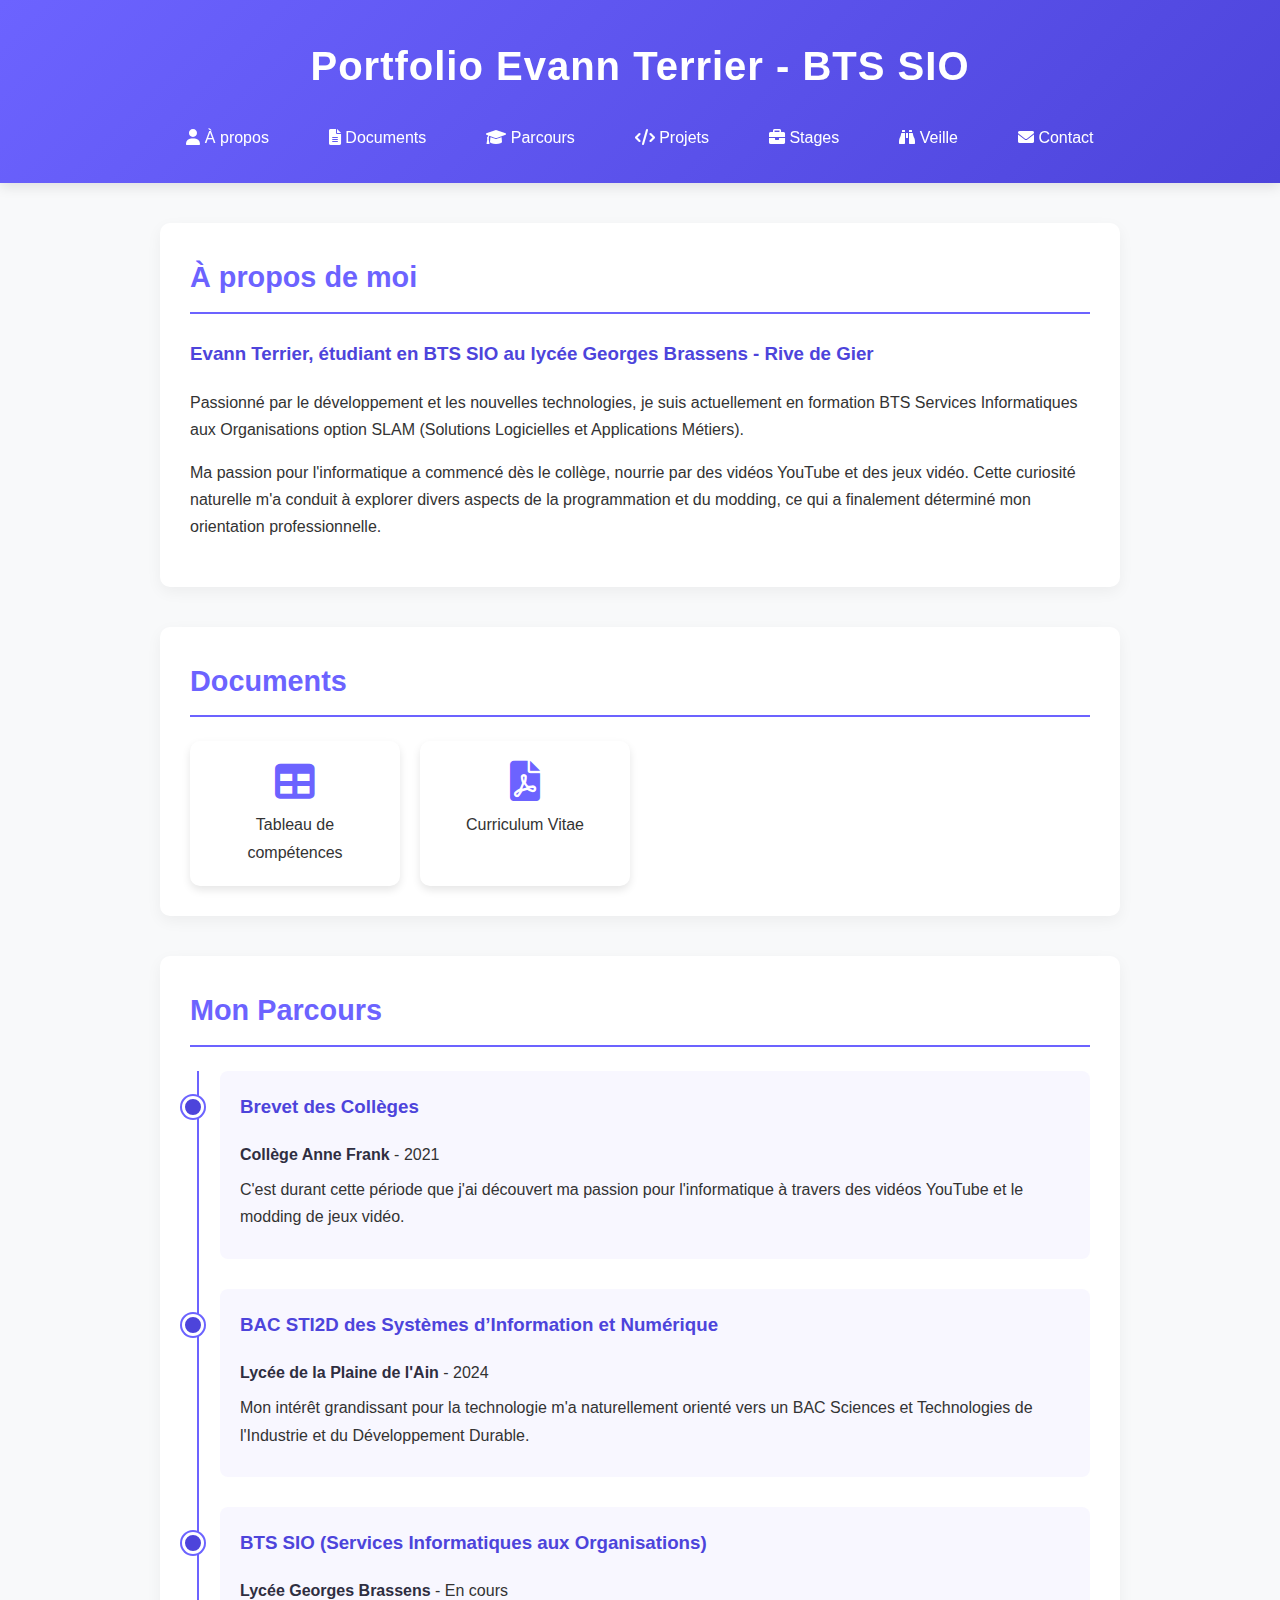
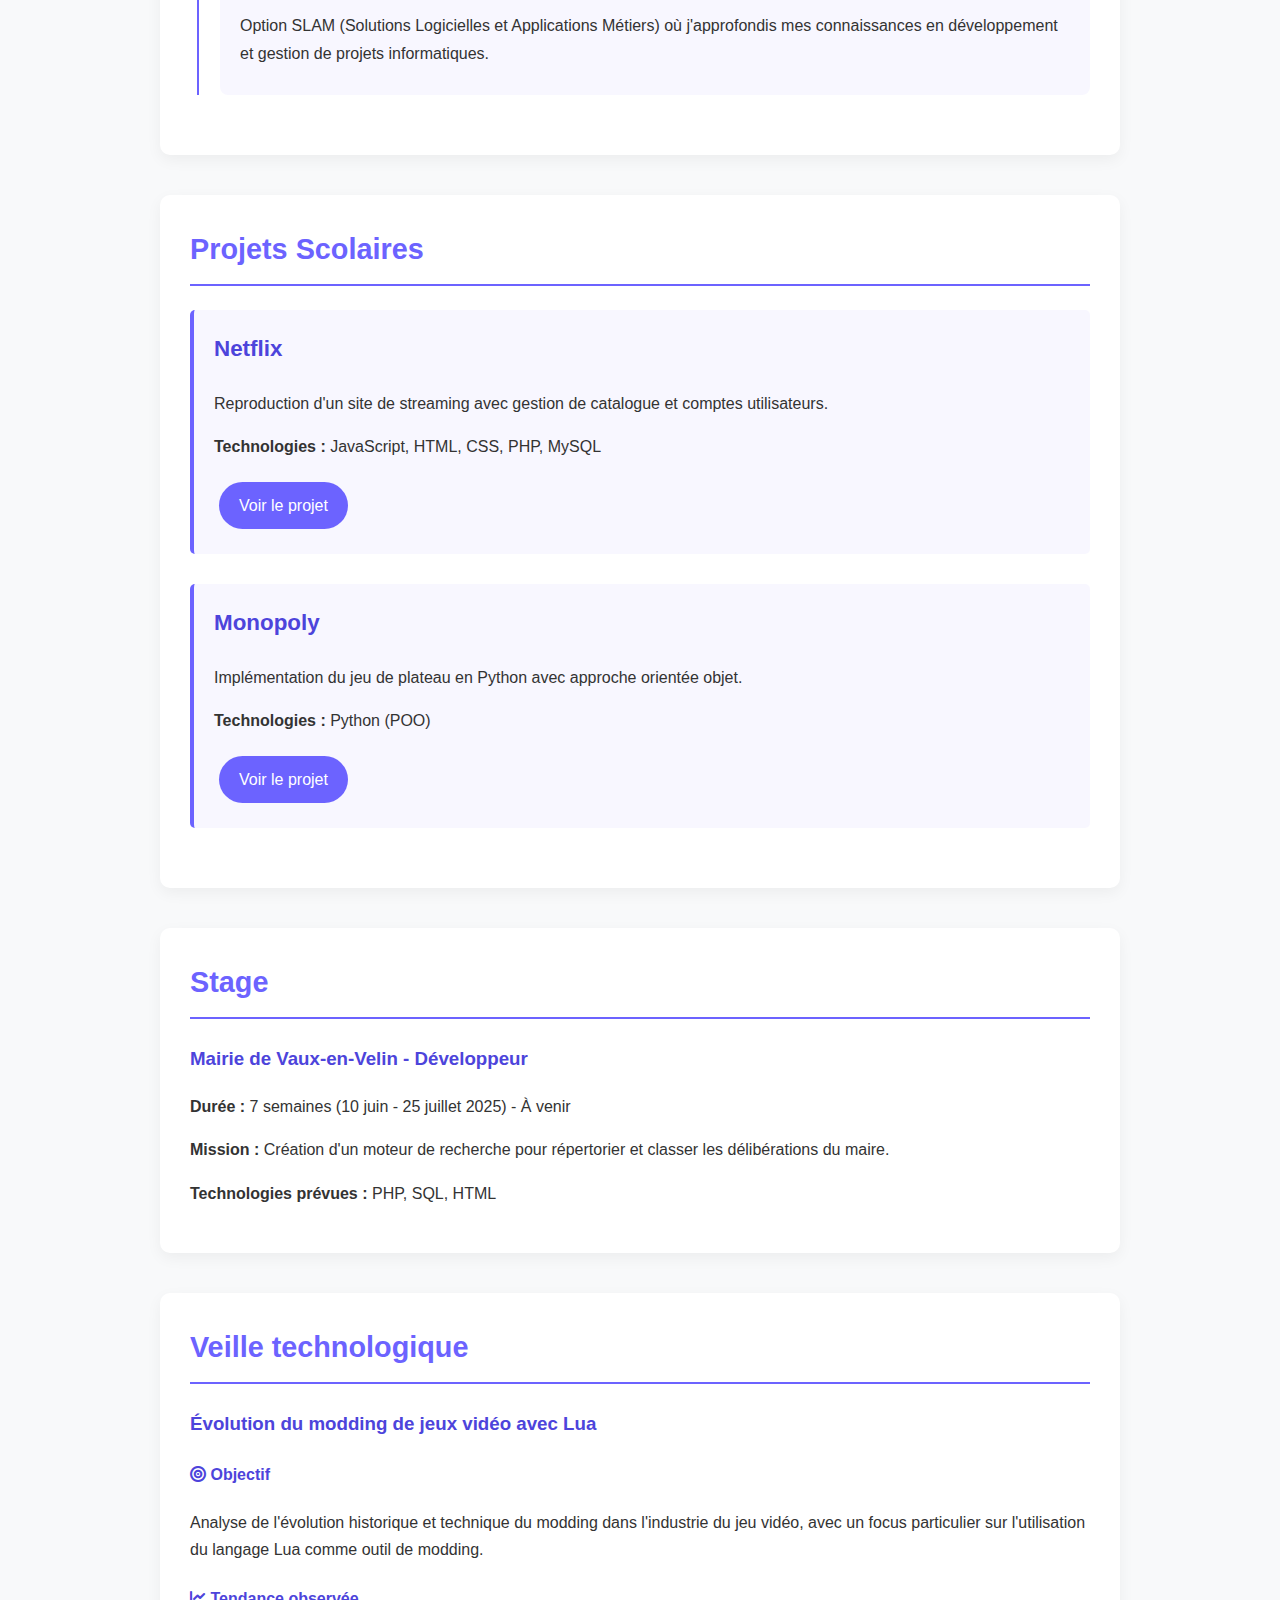
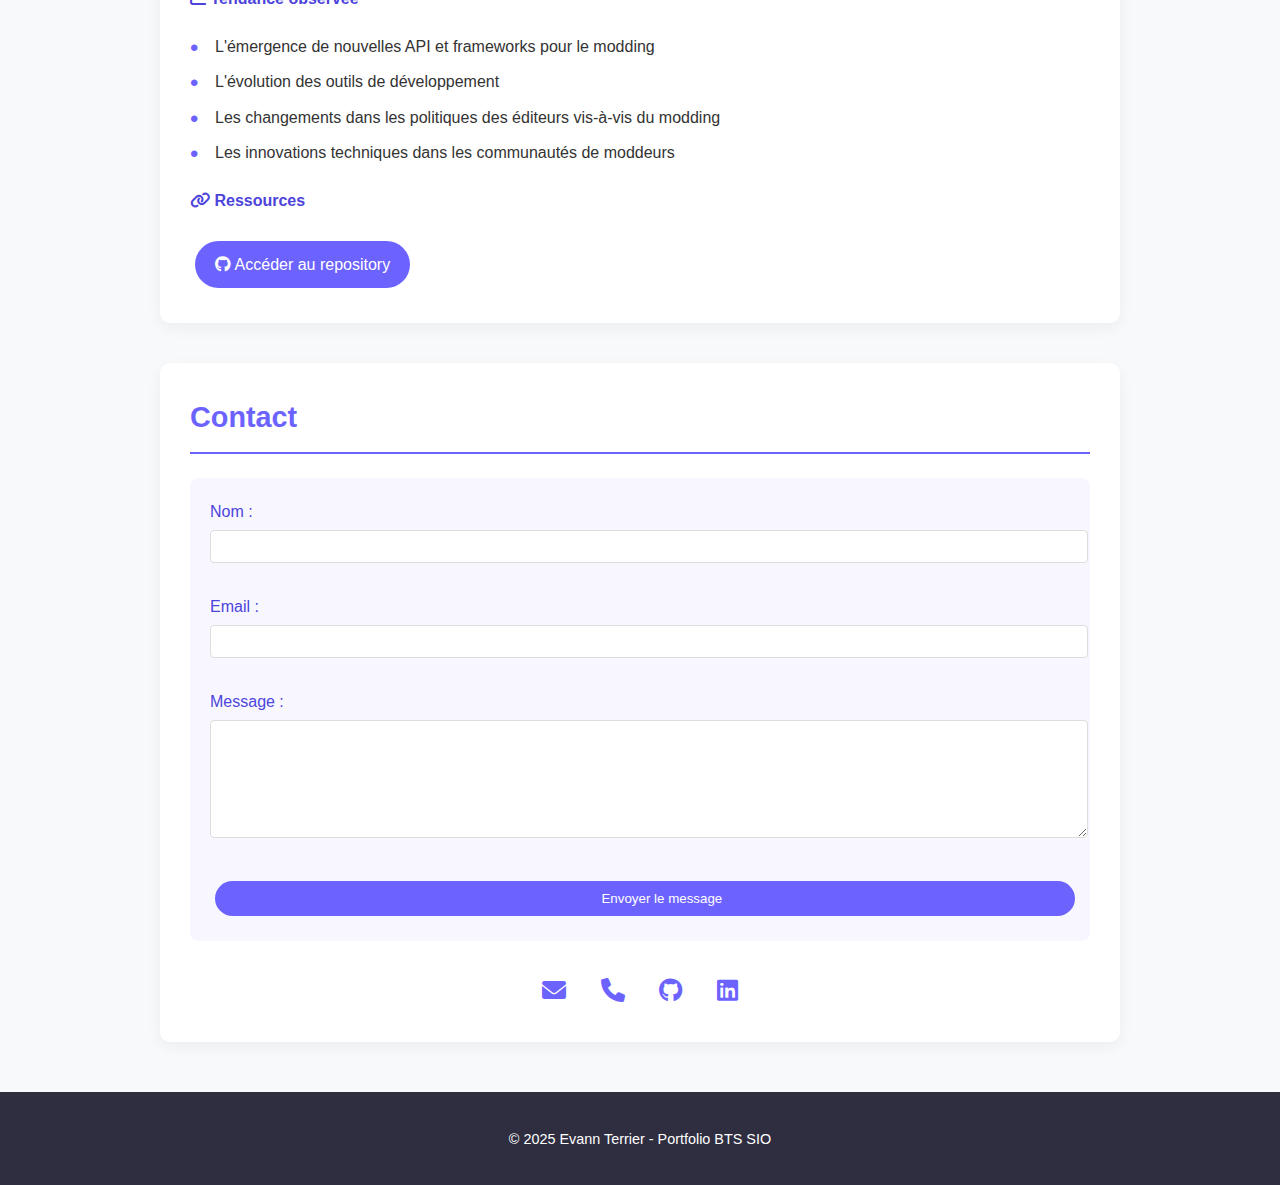
<file: index.html>
<!DOCTYPE html>
<html lang="fr">
<head>
    <meta charset="UTF-8">
    <meta name="viewport" content="width=device-width, initial-scale=1.0">
    <title>Portfolio BTS SIO - Evann</title>
</head>
<body>
    <header>
        <h1>Portfolio Evann Terrier - BTS SIO</h1>
        <nav>
            <ul>
                <li><a href="#about"><i class="fas fa-user"></i> À propos</a></li>
                <li><a href="#documents"><i class="fas fa-file-alt"></i> Documents</a></li>
                <li><a href="#path"><i class="fas fa-graduation-cap"></i> Parcours</a></li>
                <li><a href="#projects"><i class="fas fa-code"></i> Projets</a></li>
                <li><a href="#internship"><i class="fas fa-briefcase"></i> Stages</a></li>
                <li><a href="#techwatch"><i class="fas fa-binoculars"></i> Veille</a></li>
                <li><a href="#contact"><i class="fas fa-envelope"></i> Contact</a></li>
            </ul>
        </nav>
    </header>
    <main>
        <section id="about">
            <h2>À propos de moi</h2>
            <div class="about-content">
                <div class="about-text">
                    <h3>Evann Terrier, étudiant en BTS SIO au lycée Georges Brassens - Rive de Gier</h3>
                    <p>Passionné par le développement et les nouvelles technologies, je suis actuellement en formation BTS Services Informatiques aux Organisations option SLAM (Solutions Logicielles et Applications Métiers).</p>
                    <p>Ma passion pour l'informatique a commencé dès le collège, nourrie par des vidéos YouTube et des jeux vidéo. Cette curiosité naturelle m'a conduit à explorer divers aspects de la programmation et du modding, ce qui a finalement déterminé mon orientation professionnelle.</p>

                </div>
            </div>
        </section>

        <section id="documents">
            <h2>Documents</h2>
            <div class="documents-grid">
                <a href="Tableau de synthèse - Épreuve E4.xlsx" class="document-card" download>
                    <i class="fas fa-table"></i>
                    <p>Tableau de compétences</p>
                </a>
                <a href="Curiculum Vitae Evann TERRIER.pdf" class="document-card" download>
                    <i class="fas fa-file-pdf"></i>
                    <p>Curriculum Vitae</p>
                </a>
            </div>
        </section>

        <section id="path">
            <h2>Mon Parcours</h2>
            <div class="path-timeline">
                <div class="path-item">
                    <h3>Brevet des Collèges</h3>
                    <p><strong>Collège Anne Frank</strong> - 2021</p>
                    <p>C'est durant cette période que j'ai découvert ma passion pour l'informatique à travers des vidéos YouTube et le modding de jeux vidéo.</p>
                </div>
                <div class="path-item">
                    <h3>BAC STI2D des Systèmes d’Information et Numérique</h3>
                    <p><strong>Lycée de la Plaine de l'Ain</strong> - 2024</p>
                    <p>Mon intérêt grandissant pour la technologie m'a naturellement orienté vers un BAC Sciences et Technologies de l'Industrie et du Développement Durable.</p>
                </div>
                <div class="path-item">
                    <h3>BTS SIO (Services Informatiques aux Organisations)</h3>
                    <p><strong>Lycée Georges Brassens</strong> - En cours</p>
                    <p>Option SLAM (Solutions Logicielles et Applications Métiers) où j'approfondis mes connaissances en développement et gestion de projets informatiques.</p>
                </div>
            </div>
        </section>

        <section id="projects">
            <h2>Projets Scolaires</h2>
            <div class="project-category">
                <h3>Netflix</h3>
                <p>Reproduction d'un site de streaming avec gestion de catalogue et comptes utilisateurs.</p>
                <p><strong>Technologies :</strong> JavaScript, HTML, CSS, PHP, MySQL</p>
                <a href="Netflix.html" class="btn">Voir le projet</a>
            </div>
            <div class="project-category">
                <h3>Monopoly</h3>
                <p>Implémentation du jeu de plateau en Python avec approche orientée objet.</p>
                <p><strong>Technologies :</strong> Python (POO)</p>
                <a href="Monopoly.html" class="btn">Voir le projet</a>
            </div>
        </section>

        <section id="internship">
            <h2>Stage</h2>
            <h3>Mairie de Vaux-en-Velin - Développeur</h3>
            <p><strong>Durée :</strong> 7 semaines (10 juin - 25 juillet 2025) - À venir</p>
            <p><strong>Mission :</strong> Création d'un moteur de recherche pour répertorier et classer les délibérations du maire.</p>
            <p><strong>Technologies prévues :</strong> PHP, SQL, HTML</p>
        </section>

        <section id="techwatch">
            <h2>Veille technologique</h2>
            <h3>Évolution du modding de jeux vidéo avec Lua</h3>
            
            <div class="tech-content">
                <h4><i class="fas fa-bullseye"></i> Objectif</h4>
                <p>Analyse de l'évolution historique et technique du modding dans l'industrie du jeu vidéo, avec un focus particulier sur l'utilisation du langage Lua comme outil de modding.</p>
                
                <h4><i class="fas fa-chart-line"></i> Tendance observée</h4>
                <ul class="blue-bullets">
                    <li>L'émergence de nouvelles API et frameworks pour le modding</li>
                    <li>L'évolution des outils de développement</li>
                    <li>Les changements dans les politiques des éditeurs vis-à-vis du modding</li>
                    <li>Les innovations techniques dans les communautés de moddeurs</li>
                </ul>
                
                <h4><i class="fas fa-link"></i> Ressources</h4>
                <a href="https://github.com/Quanxi-acc/VeilleTechnologique.git" class="btn" target="_blank">
                    <i class="fab fa-github"></i> Accéder au repository
                </a>
            </div>
        </section>

        <section id="contact">
            <h2>Contact</h2>
            <div class="contact-info">
                <form action="mailto:evann.terrier17@gmail.com" method="post" enctype="text/plain">
                    <div style="margin-bottom: 15px;">
                        <label for="name">Nom :</label>
                        <input type="text" id="name" name="name" required style="width: 100%; padding: 8px; border: 1px solid #ddd; border-radius: 4px;">
                    </div>
                    <div style="margin-bottom: 15px;">
                        <label for="email">Email :</label>
                        <input type="email" id="email" name="email" required style="width: 100%; padding: 8px; border: 1px solid #ddd; border-radius: 4px;">
                    </div>
                    <div style="margin-bottom: 15px;">
                        <label for="message">Message :</label>
                        <textarea id="message" name="message" required style="width: 100%; padding: 8px; border: 1px solid #ddd; border-radius: 4px; min-height: 100px;"></textarea>
                    </div>
                    <button type="submit" class="btn" style="width: 100%;">
                        <i class="fas fa-paper-plane"></i> Envoyer le message
                    </button>
                </form>
            </div>
            <div class="social-links" style="margin-top: 30px; text-align: center;">
                <a href="mailto:evann.terrier17@gmail.com" title="Email">
                    <i class="fas fa-envelope"></i>
                </a>
                <a href="tel:+33611937132" title="Téléphone">
                    <i class="fas fa-phone"></i>
                </a>
                <a href="https://github.com/Quanxi-acc" target="_blank" title="GitHub">
                    <i class="fab fa-github"></i>
                </a>
                <a href="https://www.linkedin.com/in/evann-terrier-63a439350" target="_blank" title="LinkedIn">
                    <i class="fab fa-linkedin"></i>
                </a>
            </div>
        </section>
    </main>
    <footer>
        <p>© 2025 Evann Terrier - Portfolio BTS SIO</p>
    </footer>

    <link rel="stylesheet" href="Portfolio.css">
    <link rel="stylesheet" href="https://cdnjs.cloudflare.com/ajax/libs/font-awesome/6.0.0-beta3/css/all.min.css">

</body>
</html>
</file>
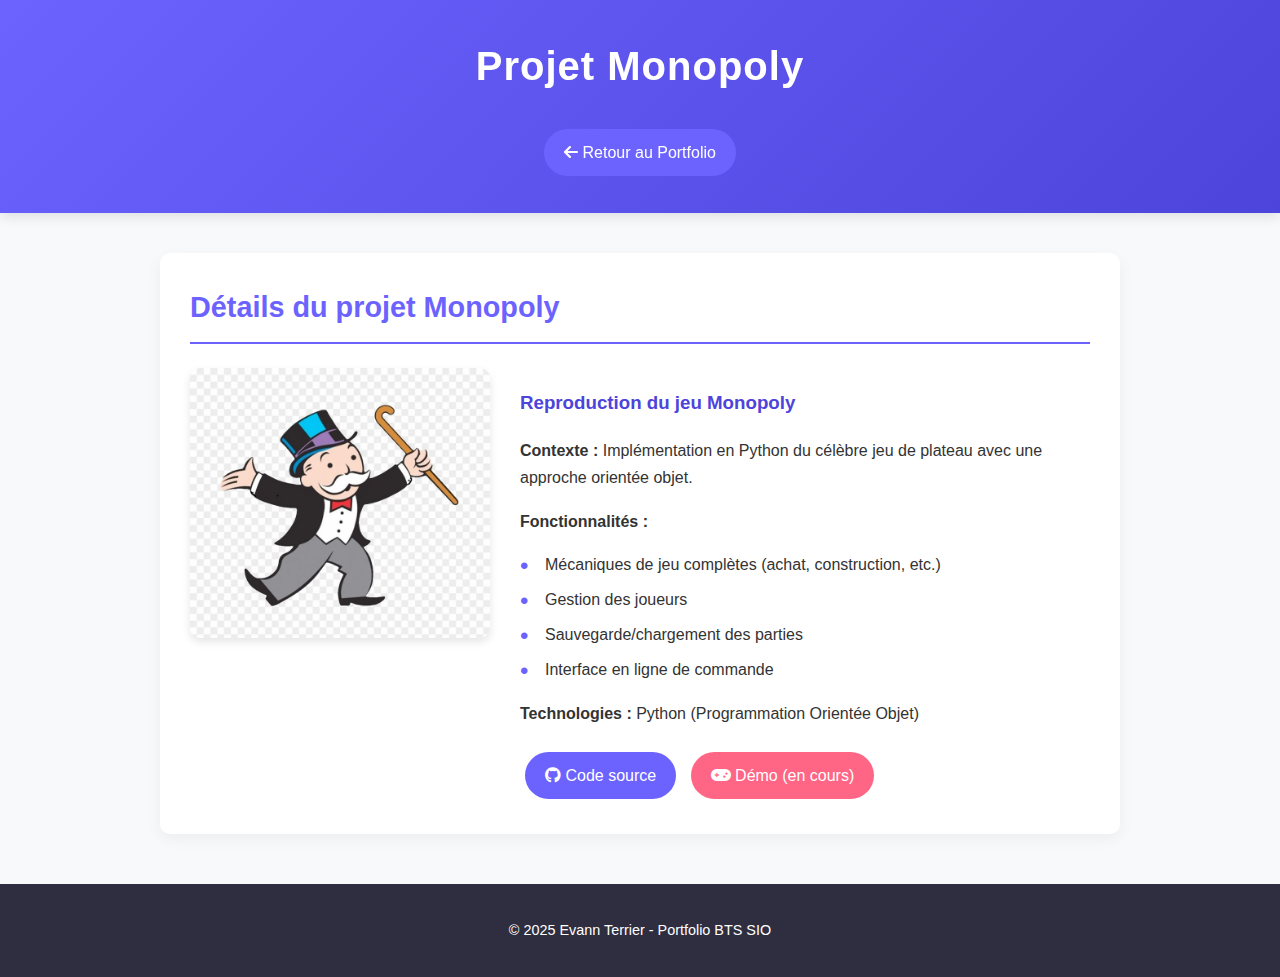
<file: Monopoly.html>
<!DOCTYPE html>
<html lang="fr">
<head>
    <meta charset="UTF-8">
    <meta name="viewport" content="width=device-width, initial-scale=1.0">
    <title>Projet Monopoly - Portfolio Evann</title>
</head>
<body>
    <header>
        <h1>Projet Monopoly</h1>
        <nav>
            <ul>
                <li><a href="index.html" class="btn"><i class="fas fa-arrow-left"></i> Retour au Portfolio</a></li>
            </ul>
        </nav>
    </header>
    <main>
        <section>
            <h2>Détails du projet Monopoly</h2>
            <div class="project-details">
                <div class="project-image">
                    <img src="Monoply.jpg" alt="Jeu Monopoly" style="width:100%; border-radius:10px;">
                </div>
                <div class="project-info">
                    <h3>Reproduction du jeu Monopoly</h3>
                    <p><strong>Contexte :</strong> Implémentation en Python du célèbre jeu de plateau avec une approche orientée objet.</p>
                    <p><strong>Fonctionnalités :</strong></p>
                    <ul class="blue-bullets">
                        <li>Mécaniques de jeu complètes (achat, construction, etc.)</li>
                        <li>Gestion des joueurs</li>
                        <li>Sauvegarde/chargement des parties</li>
                        <li>Interface en ligne de commande</li>
                    </ul>
                    <p><strong>Technologies :</strong> Python (Programmation Orientée Objet)</p>
                    <div class="project-links">
                        <a href="https://github.com/Quanxi-acc/Monopoly.git" class="btn" target="_blank"><i class="fab fa-github"></i> Code source</a>
                        <a href="#" class="btn" style="background: var(--accent-color);"><i class="fas fa-gamepad"></i> Démo (en cours)</a>
                    </div>
                </div>
            </div>
        </section>
    </main>
    <footer>
        <p>© 2025 Evann Terrier - Portfolio BTS SIO</p>
    </footer>

    <link rel="stylesheet" href="Portfolio.css">
    <link rel="stylesheet" href="https://cdnjs.cloudflare.com/ajax/libs/font-awesome/6.0.0-beta3/css/all.min.css">

</body>
</html>
</file>
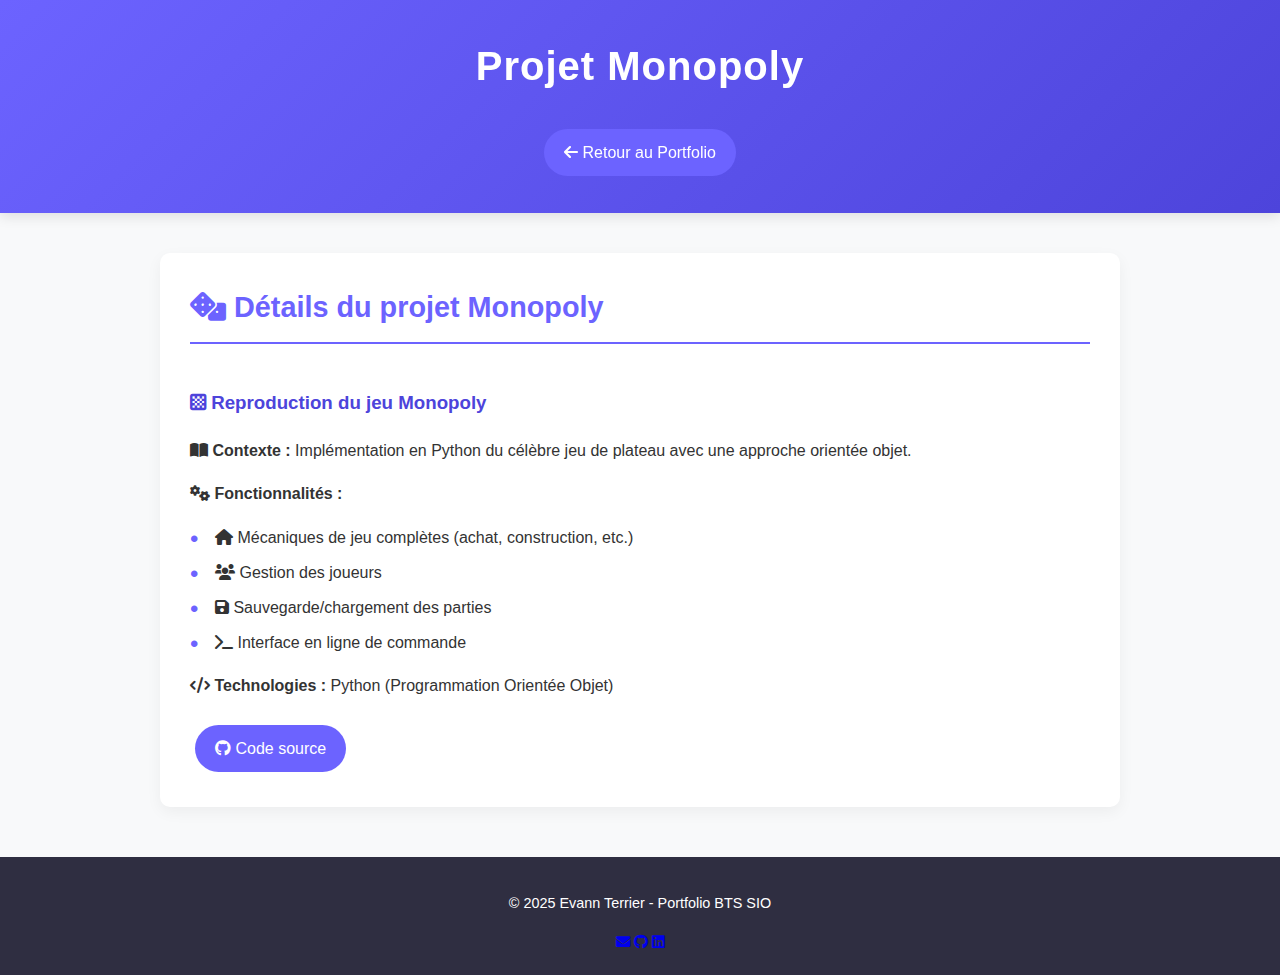
<file: monopoly.html>
<!DOCTYPE html>
<html lang="fr">
<head>
    <meta charset="UTF-8">
    <meta name="viewport" content="width=device-width, initial-scale=1.0">
    <title>Projet Monopoly - Portfolio Evann</title>
    <link rel="stylesheet" href="Portfolio.css">
    <link rel="stylesheet" href="https://cdnjs.cloudflare.com/ajax/libs/font-awesome/6.0.0-beta3/css/all.min.css">
</head>
<body>
    <header>
        <div class="header-content">
            <h1>Projet Monopoly</h1>
            <nav>
                <ul>
                    <li><a href="index.html" class="btn"><i class="fas fa-arrow-left"></i> Retour au Portfolio</a></li>
                </ul>
            </nav>
        </div>
    </header>
    <main>
        <section class="project-section">
            <h2><i class="fas fa-dice"></i> Détails du projet Monopoly</h2>
            <div class="project-details">
                </div>
                <div class="project-info">
                    <h3><i class="fas fa-chess-board"></i> Reproduction du jeu Monopoly</h3>
                    <div class="project-description">
                        <p><strong><i class="fas fa-book-open"></i> Contexte :</strong> Implémentation en Python du célèbre jeu de plateau avec une approche orientée objet.</p>
                        
                        <div class="features-box">
                            <p><strong><i class="fas fa-cogs"></i> Fonctionnalités :</strong></p>
                            <ul class="blue-bullets">
                                <li><i class="fas fa-home"></i> Mécaniques de jeu complètes (achat, construction, etc.)</li>
                                <li><i class="fas fa-users"></i> Gestion des joueurs</li>
                                <li><i class="fas fa-save"></i> Sauvegarde/chargement des parties</li>
                                <li><i class="fas fa-terminal"></i> Interface en ligne de commande</li>
                            </ul>
                        </div>
                        
                        <p><strong><i class="fas fa-code"></i> Technologies :</strong> Python (Programmation Orientée Objet)</p>
                    </div>
                    
                    <div class="project-links">
                        <a href="https://github.com/Quanxi-acc/Monopoly.git" class="btn github-btn" target="_blank">
                            <i class="fab fa-github"></i> Code source
                        </a>
                    </div>
                </div>
            </div>
        </section>
    </main>
    <footer>
        <div class="footer-content">
            <p>© 2025 Evann Terrier - Portfolio BTS SIO</p>
            <div class="footer-links">
                <a href="mailto:evann.terrier17@gmail.com"><i class="fas fa-envelope"></i></a>
                <a href="https://github.com/Quanxi-acc" target="_blank"><i class="fab fa-github"></i></a>
                <a href="https://www.linkedin.com/in/evann-terrier-63a439350" target="_blank"><i class="fab fa-linkedin"></i></a>
            </div>
        </div>
    </footer>
</body>
</html>
</file>
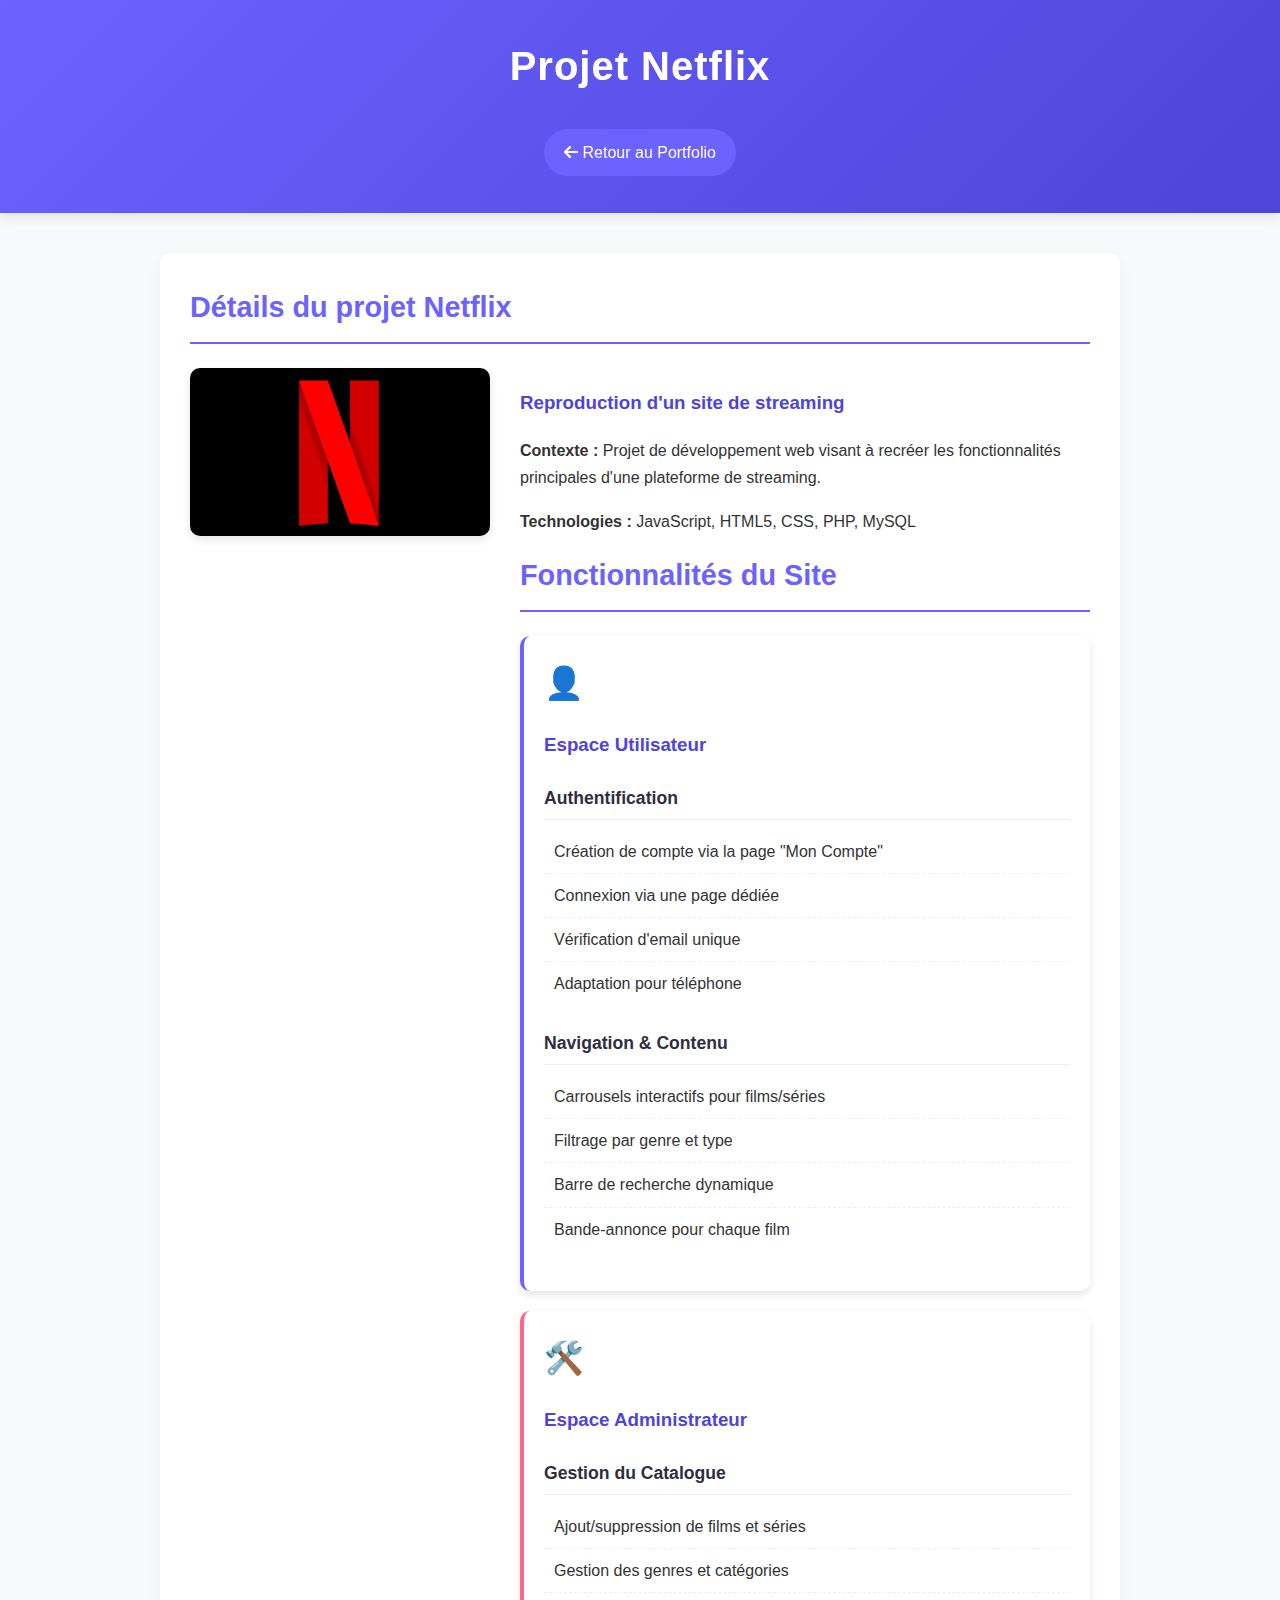
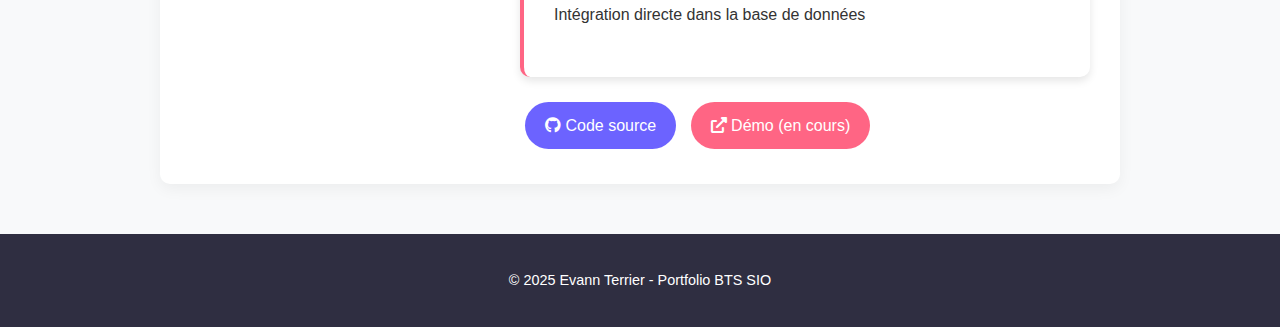
<file: Netflix.html>
<!DOCTYPE html>
<html lang="fr">
<head>
    <meta charset="UTF-8">
    <meta name="viewport" content="width=device-width, initial-scale=1.0">
    <title>Projet Netflix - Portfolio Evann</title>
</head>
<body>
    <header>
        <h1>Projet Netflix</h1>
        <nav>
            <ul>
                <li><a href="index.html" class="btn"><i class="fas fa-arrow-left"></i> Retour au Portfolio</a></li>
            </ul>
        </nav>
    </header>
    <main>
        <section>
            <h2>Détails du projet Netflix</h2>
            <div class="project-details">
                <div class="project-image">
                    <img src="Netflix.png" alt="Interface de streaming" style="width:100%; border-radius:10px;">
                </div>
                <div class="project-info">
                    <h3>Reproduction d'un site de streaming</h3>
                    <p><strong>Contexte :</strong> Projet de développement web visant à recréer les fonctionnalités principales d'une plateforme de streaming.</p>
                    <p><strong>Technologies :</strong> JavaScript, HTML5, CSS, PHP, MySQL</p>
                    
                    <h2>Fonctionnalités du Site</h2>
                    
                    <!-- Espace Utilisateur -->
                    <div class="feature-card user-features">
                        <div class="feature-icon">👤</div>
                        <h3>Espace Utilisateur</h3>
                        
                        <div class="feature-subgroup">
                            <h4>Authentification</h4>
                            <ul class="feature-list">
                                <li><span class="check"></span> Création de compte via la page "Mon Compte"</li>
                                <li><span class="lock"></span> Connexion via une page dédiée</li>
                                <li><span class="email"></span> Vérification d'email unique</li>
                                <li><span class="phone"></span> Adaptation pour téléphone</li>
                            </ul>
                        </div>
                        
                        <div class="feature-subgroup">
                            <h4>Navigation & Contenu</h4>
                            <ul class="feature-list">
                                <li><span class="film"></span> Carrousels interactifs pour films/séries</li>
                                <li><span class="tag"></span> Filtrage par genre et type</li>
                                <li><span class="search"></span> Barre de recherche dynamique</li>
                                <li><span class="play"></span> Bande-annonce pour chaque film</li>
                            </ul>
                        </div>
                    </div>
                    
                    <!-- Espace Administrateur -->
                    <div class="feature-card admin-features">
                        <div class="feature-icon">🛠️</div>
                        <h3>Espace Administrateur</h3>
                        
                        <div class="feature-subgroup">
                            <h4>Gestion du Catalogue</h4>
                            <ul class="feature-list">
                                <li><span class="add"></span> Ajout/suppression de films et séries</li>
                                <li><span class="category"></span> Gestion des genres et catégories</li>
                                <li><span class="db"></span> Intégration directe dans la base de données</li>
                            </ul>
                        </div>
                    </div>
                    
                    <div class="project-links">
                        <a href="https://github.com/Quanxi-acc/Netflix.git" class="btn" target="_blank"><i class="fab fa-github"></i> Code source</a>
                        <a href="#" class="btn" style="background: var(--accent-color);"><i class="fas fa-external-link-alt"></i> Démo (en cours)</a>
                    </div>
                </div>
            </div>
        </section>
    </main>
    <footer>
        <p>© 2025 Evann Terrier - Portfolio BTS SIO</p>
    </footer>

    <link rel="stylesheet" href="Portfolio.css">
    <link rel="stylesheet" href="https://cdnjs.cloudflare.com/ajax/libs/font-awesome/6.0.0-beta3/css/all.min.css">

</body>
</html>
</file>
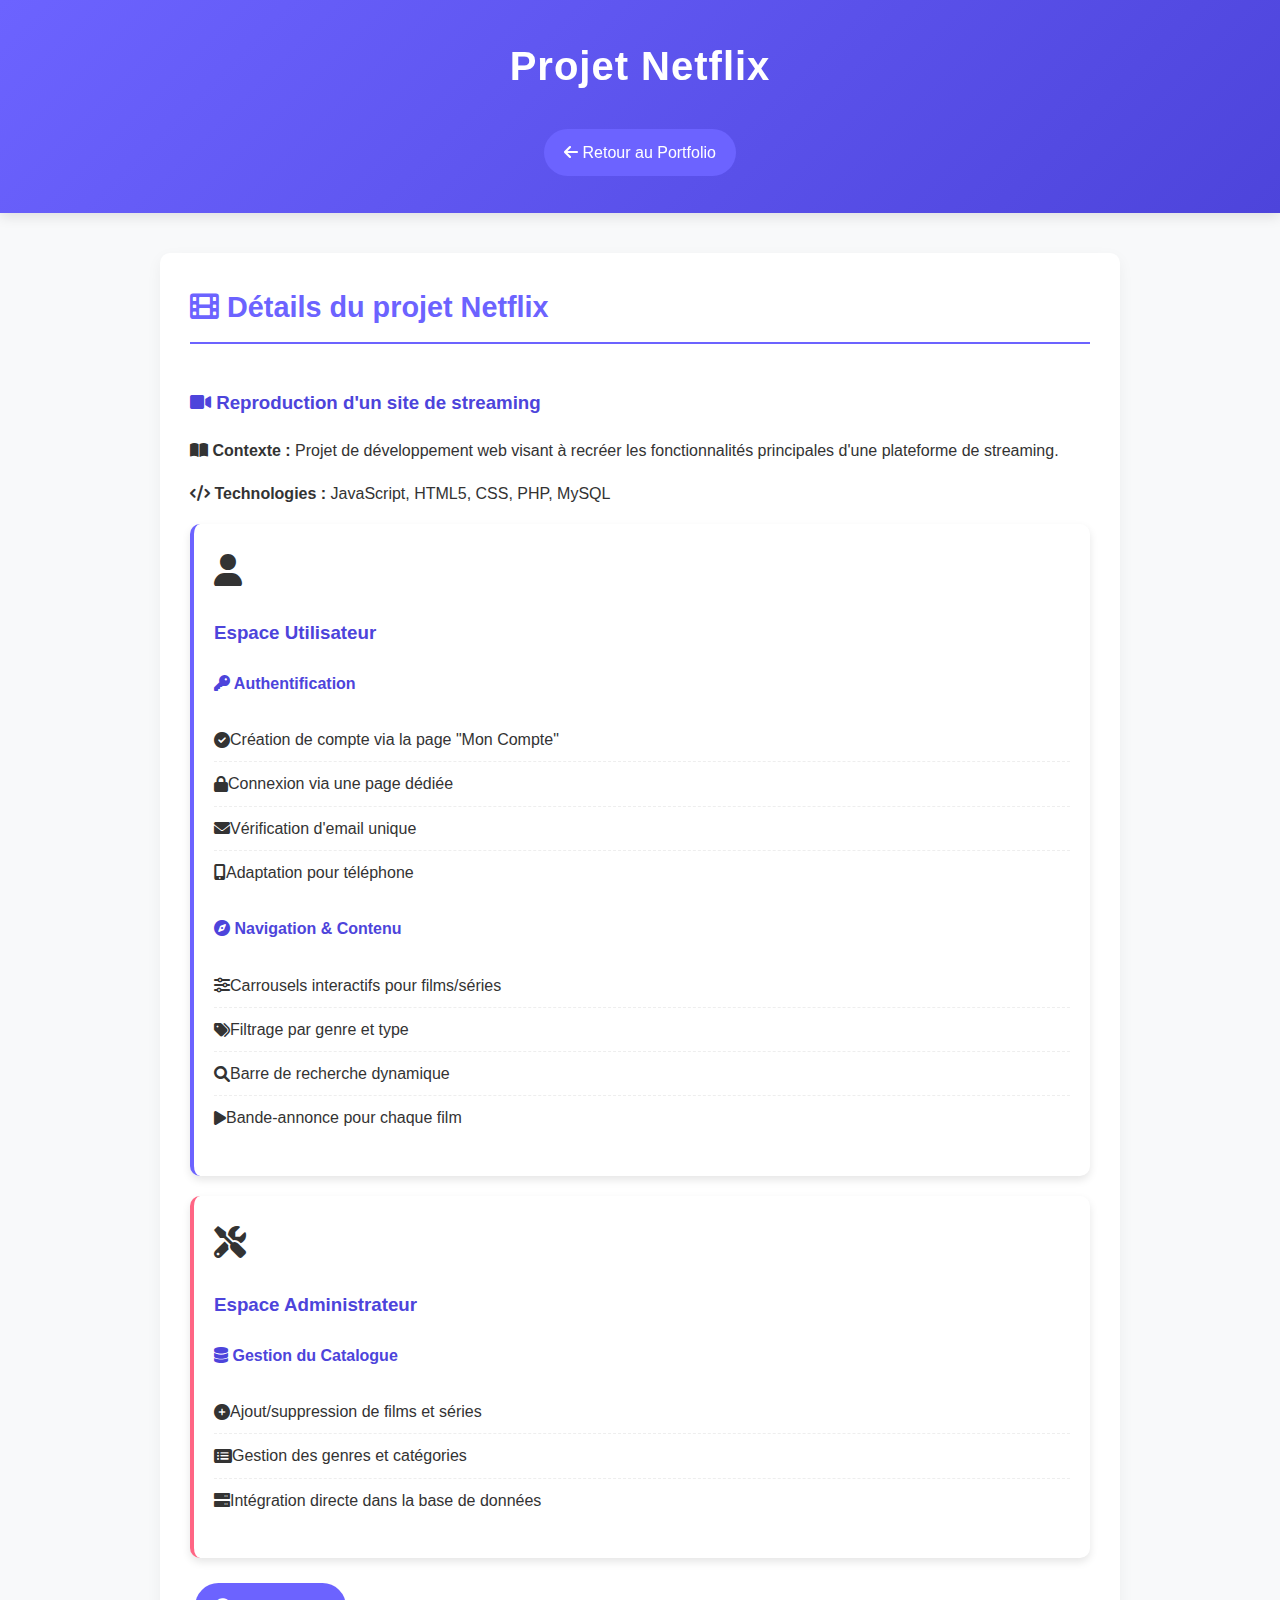
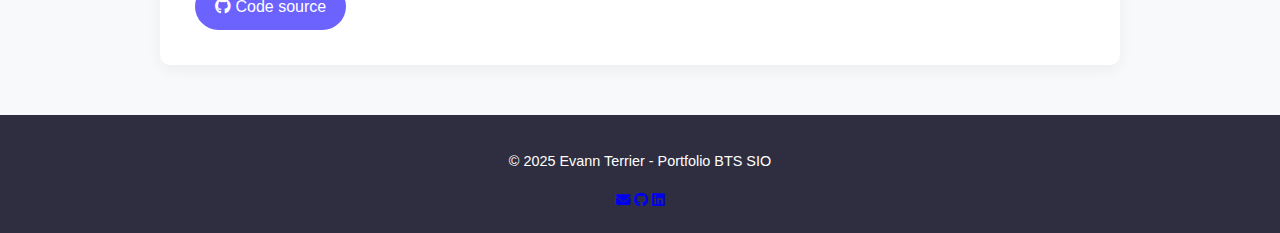
<file: netflix.html>
<!DOCTYPE html>
<html lang="fr">
<head>
    <meta charset="UTF-8">
    <meta name="viewport" content="width=device-width, initial-scale=1.0">
    <title>Projet Netflix - Portfolio Evann</title>
    <link rel="stylesheet" href="Portfolio.css">
    <link rel="stylesheet" href="https://cdnjs.cloudflare.com/ajax/libs/font-awesome/6.0.0-beta3/css/all.min.css">
</head>
<body>
    <header>
        <div class="header-content">
            <h1>Projet Netflix</h1>
            <nav>
                <ul>
                    <li><a href="index.html" class="btn"><i class="fas fa-arrow-left"></i> Retour au Portfolio</a></li>
                </ul>
            </nav>
        </div>
    </header>
    <main>
        <section class="project-section">
            <h2><i class="fas fa-film"></i> Détails du projet Netflix</h2>
            <div class="project-details">
                </div>
                <div class="project-info">
                    <h3><i class="fas fa-video"></i> Reproduction d'un site de streaming</h3>
                    <div class="project-description">
                        <p><strong><i class="fas fa-book-open"></i> Contexte :</strong> Projet de développement web visant à recréer les fonctionnalités principales d'une plateforme de streaming.</p>
                        <p><strong><i class="fas fa-code"></i> Technologies :</strong> JavaScript, HTML5, CSS, PHP, MySQL</p>
                        
                        <div class="features-container">
                            <!-- Espace Utilisateur -->
                            <div class="feature-card user-features">
                                <div class="feature-header">
                                    <div class="feature-icon"><i class="fas fa-user"></i></div>
                                    <h3>Espace Utilisateur</h3>
                                </div>
                                
                                <div class="feature-group">
                                    <h4><i class="fas fa-key"></i> Authentification</h4>
                                    <ul class="feature-list">
                                        <li><i class="fas fa-check-circle"></i> Création de compte via la page "Mon Compte"</li>
                                        <li><i class="fas fa-lock"></i> Connexion via une page dédiée</li>
                                        <li><i class="fas fa-envelope"></i> Vérification d'email unique</li>
                                        <li><i class="fas fa-mobile-alt"></i> Adaptation pour téléphone</li>
                                    </ul>
                                </div>
                                
                                <div class="feature-group">
                                    <h4><i class="fas fa-compass"></i> Navigation & Contenu</h4>
                                    <ul class="feature-list">
                                        <li><i class="fas fa-sliders-h"></i> Carrousels interactifs pour films/séries</li>
                                        <li><i class="fas fa-tags"></i> Filtrage par genre et type</li>
                                        <li><i class="fas fa-search"></i> Barre de recherche dynamique</li>
                                        <li><i class="fas fa-play"></i> Bande-annonce pour chaque film</li>
                                    </ul>
                                </div>
                            </div>
                            
                            <!-- Espace Administrateur -->
                            <div class="feature-card admin-features">
                                <div class="feature-header">
                                    <div class="feature-icon"><i class="fas fa-tools"></i></div>
                                    <h3>Espace Administrateur</h3>
                                </div>
                                
                                <div class="feature-group">
                                    <h4><i class="fas fa-database"></i> Gestion du Catalogue</h4>
                                    <ul class="feature-list">
                                        <li><i class="fas fa-plus-circle"></i> Ajout/suppression de films et séries</li>
                                        <li><i class="fas fa-list-alt"></i> Gestion des genres et catégories</li>
                                        <li><i class="fas fa-server"></i> Intégration directe dans la base de données</li>
                                    </ul>
                                </div>
                            </div>
                        </div>
                    </div>
                    
                    <div class="project-links">
                        <a href="https://github.com/Quanxi-acc/Netflix.git" class="btn github-btn" target="_blank">
                            <i class="fab fa-github"></i> Code source
                        </a>
                    </div>
                </div>
            </div>
        </section>
    </main>
    <footer>
        <div class="footer-content">
            <p>© 2025 Evann Terrier - Portfolio BTS SIO</p>
            <div class="footer-links">
                <a href="mailto:evann.terrier17@gmail.com"><i class="fas fa-envelope"></i></a>
                <a href="https://github.com/Quanxi-acc" target="_blank"><i class="fab fa-github"></i></a>
                <a href="https://www.linkedin.com/in/evann-terrier-63a439350" target="_blank"><i class="fab fa-linkedin"></i></a>
            </div>
        </div>
    </footer>
</body>
</html>
</file>
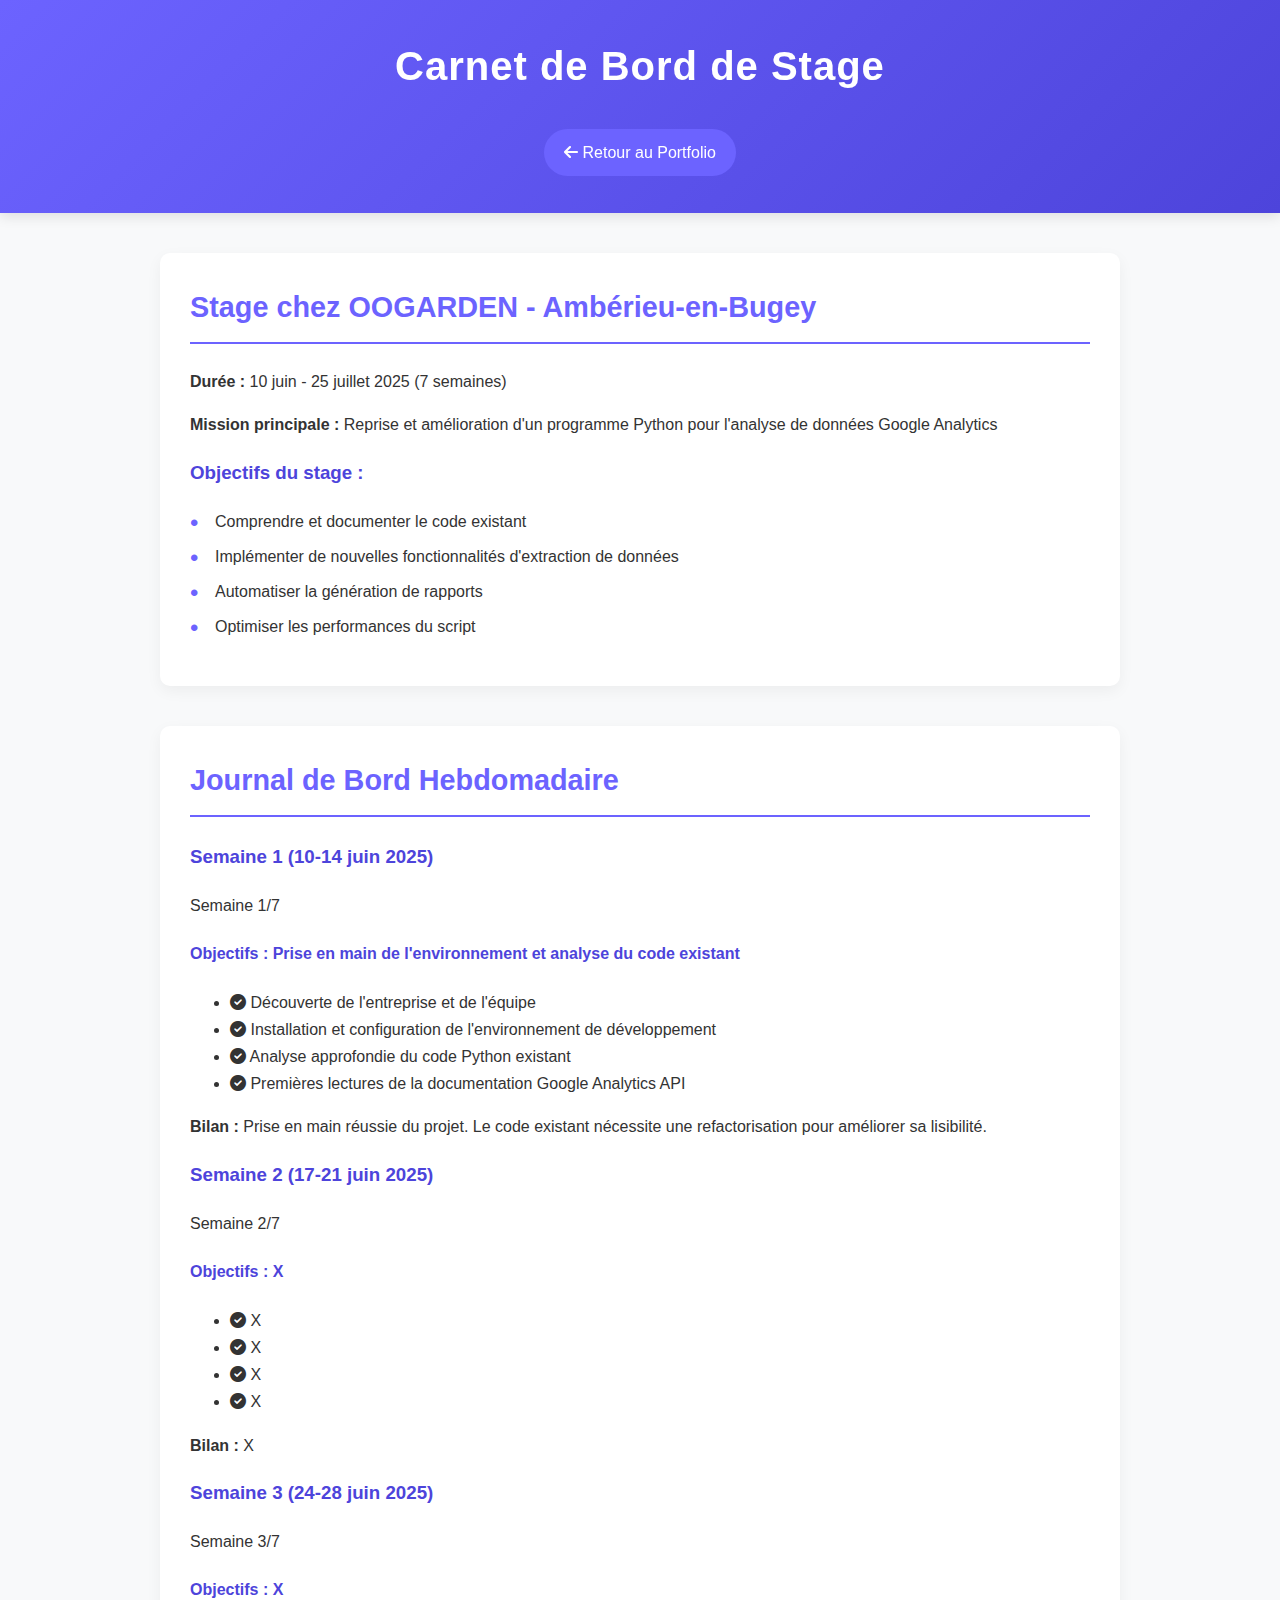
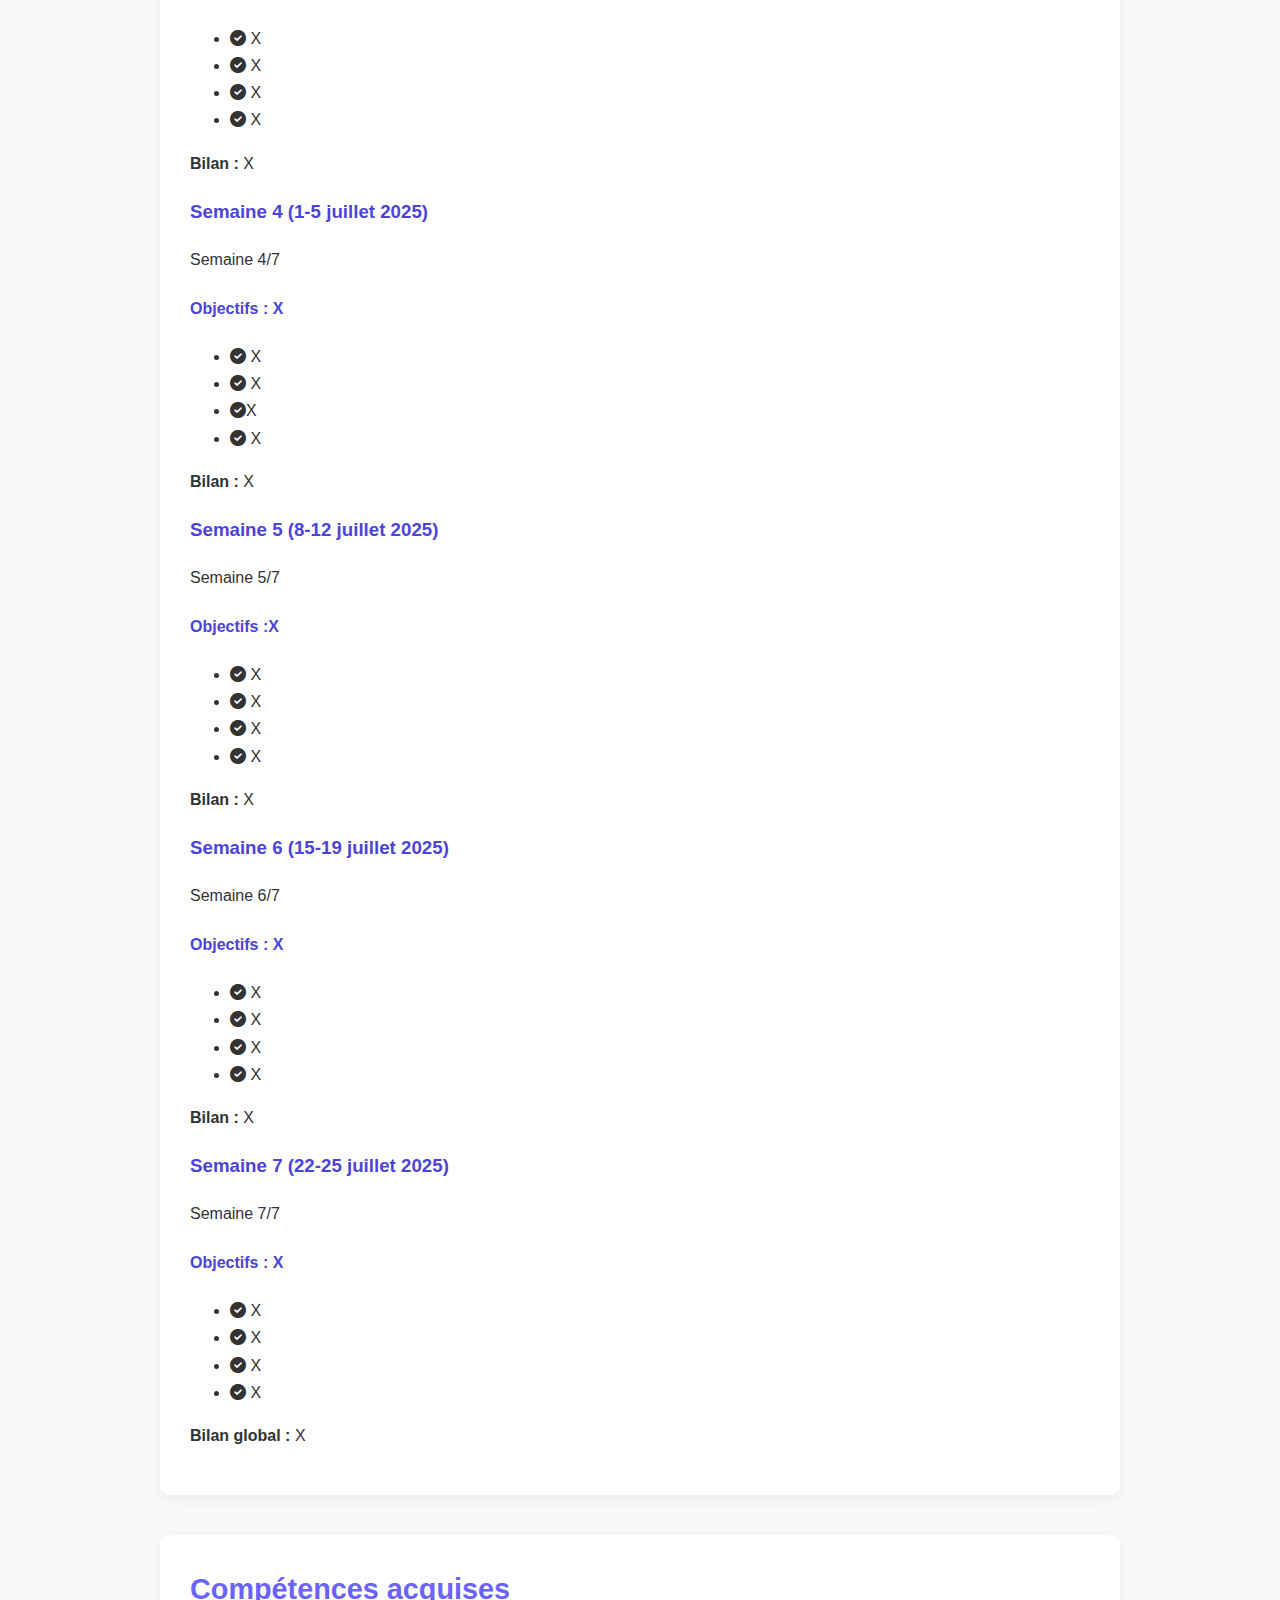
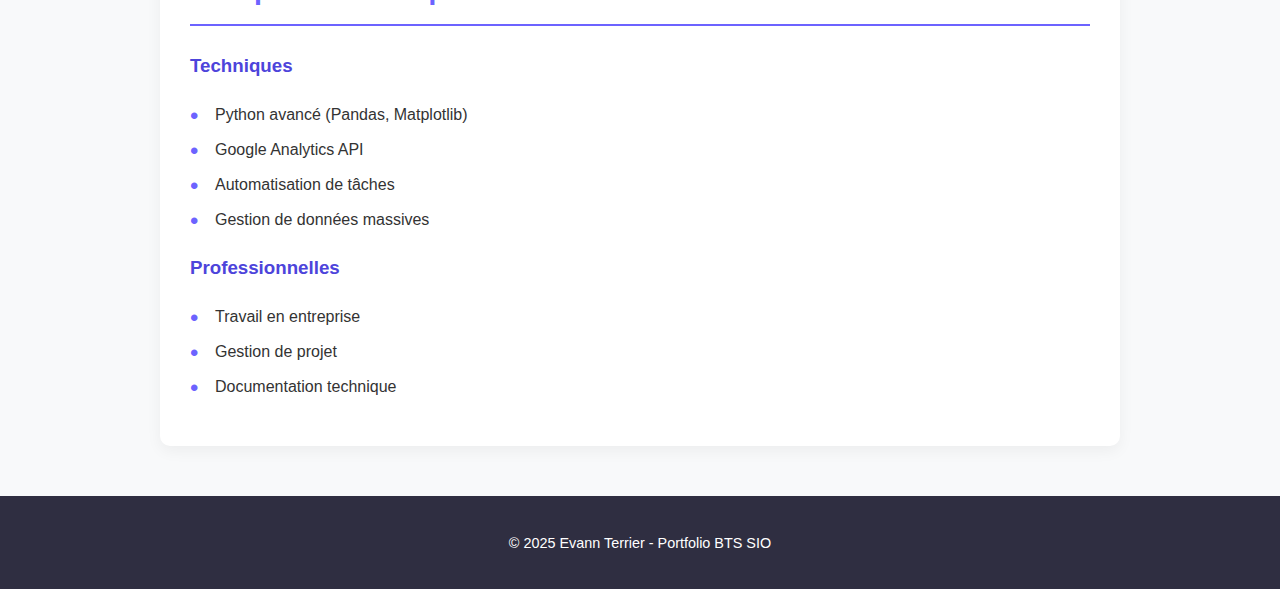
<file: Stage.html>
<!DOCTYPE html>
<html lang="fr">
<head>
    <meta charset="UTF-8">
    <meta name="viewport" content="width=device-width, initial-scale=1.0">
    <title>Carnet de Bord de Stage - Evann Terrier</title>
    <link rel="stylesheet" href="Portfolio.css">
    <link rel="stylesheet" href="https://cdnjs.cloudflare.com/ajax/libs/font-awesome/6.0.0-beta3/css/all.min.css">
</head>
<body>
    <header>
        <h1>Carnet de Bord de Stage</h1>
        <nav>
            <ul>
                <li><a href="index.html" class="btn"><i class="fas fa-arrow-left"></i> Retour au Portfolio</a></li>
            </ul>
        </nav>
    </header>
    <main>
        <section>
            <h2>Stage chez OOGARDEN - Ambérieu-en-Bugey</h2>
            <div class="project-info">
                <p><strong>Durée :</strong> 10 juin - 25 juillet 2025 (7 semaines)</p>
                <p><strong>Mission principale :</strong> Reprise et amélioration d'un programme Python pour l'analyse de données Google Analytics</p>
                
                <h3>Objectifs du stage :</h3>
                <ul class="blue-bullets">
                    <li>Comprendre et documenter le code existant</li>
                    <li>Implémenter de nouvelles fonctionnalités d'extraction de données</li>
                    <li>Automatiser la génération de rapports</li>
                    <li>Optimiser les performances du script</li>
                </ul>
            </div>
        </section>

        <section>
            <h2>Journal de Bord Hebdomadaire</h2>
            
            <!-- Semaine 1 -->
            <div class="week-card">
                <div class="week-header">
                    <h3>Semaine 1 (10-14 juin 2025)</h3>
                    <span class="week-number">Semaine 1/7</span>
                </div>
                <h4>Objectifs : Prise en main de l'environnement et analyse du code existant</h4>
                <ul class="task-list">
                    <li><i class="fas fa-check-circle task-check"></i> Découverte de l'entreprise et de l'équipe</li>
                    <li><i class="fas fa-check-circle task-check"></i> Installation et configuration de l'environnement de développement</li>
                    <li><i class="fas fa-check-circle task-check"></i> Analyse approfondie du code Python existant</li>
                    <li><i class="fas fa-check-circle task-check"></i> Premières lectures de la documentation Google Analytics API</li>
                </ul>
                <p><strong>Bilan :</strong> Prise en main réussie du projet. Le code existant nécessite une refactorisation pour améliorer sa lisibilité.</p>
            </div>
            
            <!-- Semaine 2 -->
            <div class="week-card">
                <div class="week-header">
                    <h3>Semaine 2 (17-21 juin 2025)</h3>
                    <span class="week-number">Semaine 2/7</span>
                </div>
                <h4>Objectifs : X </h4>
                <ul class="task-list">
                    <li><i class="fas fa-check-circle task-check"></i> X </li>
                    <li><i class="fas fa-check-circle task-check"></i> X</li>
                    <li><i class="fas fa-check-circle task-check"></i> X</li>
                    <li><i class="fas fa-check-circle task-check"></i> X</li>
                </ul>
                <p><strong>Bilan :</strong> X</p>
            </div>
            
            <!-- Semaine 3 -->
            <div class="week-card">
                <div class="week-header">
                    <h3>Semaine 3 (24-28 juin 2025)</h3>
                    <span class="week-number">Semaine 3/7</span>
                </div>
                <h4>Objectifs : X</h4>
                <ul class="task-list">
                    <li><i class="fas fa-check-circle task-check"></i> X</li>
                    <li><i class="fas fa-check-circle task-check"></i> X</li>
                    <li><i class="fas fa-check-circle task-check"></i> X</li>
                    <li><i class="fas fa-check-circle task-check"></i> X</li>
                </ul>
                <p><strong>Bilan :</strong> X</p>
            </div>
            
            <!-- Semaine 4 -->
            <div class="week-card">
                <div class="week-header">
                    <h3>Semaine 4 (1-5 juillet 2025)</h3>
                    <span class="week-number">Semaine 4/7</span>
                </div>
                <h4>Objectifs : X</h4>
                <ul class="task-list">
                    <li><i class="fas fa-check-circle task-check"></i> X</li>
                    <li><i class="fas fa-check-circle task-check"></i> X</li>
                    <li><i class="fas fa-check-circle task-check"></i>X</li>
                    <li><i class="fas fa-check-circle task-check"></i> X</li>
                </ul>
                <p><strong>Bilan :</strong> X</p>
            </div>
            
            <!-- Semaine 5 -->
            <div class="week-card">
                <div class="week-header">
                    <h3>Semaine 5 (8-12 juillet 2025)</h3>
                    <span class="week-number">Semaine 5/7</span>
                </div>
                <h4>Objectifs :X</h4>
                <ul class="task-list">
                    <li><i class="fas fa-check-circle task-check"></i> X</li>
                    <li><i class="fas fa-check-circle task-check"></i> X</li>
                    <li><i class="fas fa-check-circle task-check"></i> X</li>
                    <li><i class="fas fa-check-circle task-check"></i> X</li>
                </ul>
                <p><strong>Bilan :</strong> X</p>
            </div>
            
            <!-- Semaine 6 -->
            <div class="week-card">
                <div class="week-header">
                    <h3>Semaine 6 (15-19 juillet 2025)</h3>
                    <span class="week-number">Semaine 6/7</span>
                </div>
                <h4>Objectifs : X</h4>
                <ul class="task-list">
                    <li><i class="fas fa-check-circle task-check"></i> X</li>
                    <li><i class="fas fa-check-circle task-check"></i> X</li>
                    <li><i class="fas fa-check-circle task-check"></i> X</li>
                    <li><i class="fas fa-check-circle task-check"></i> X</li>
                </ul>
                <p><strong>Bilan :</strong> X</p>
            </div>
            
            <!-- Semaine 7 -->
            <div class="week-card">
                <div class="week-header">
                    <h3>Semaine 7 (22-25 juillet 2025)</h3>
                    <span class="week-number">Semaine 7/7</span>
                </div>
                <h4>Objectifs : X</h4>
                <ul class="task-list">
                    <li><i class="fas fa-check-circle task-check"></i> X</li>
                    <li><i class="fas fa-check-circle task-check"></i> X</li>
                    <li><i class="fas fa-check-circle task-check"></i> X</li>
                    <li><i class="fas fa-check-circle task-check"></i> X</li>
                </ul>
                <p><strong>Bilan global :</strong> X</p>
            </div>
        </section>
        
        <section>
            <h2>Compétences acquises</h2>
            <div class="skills-acquired">
                <div class="skill-category">
                    <h3>Techniques</h3>
                    <ul class="blue-bullets">
                        <li>Python avancé (Pandas, Matplotlib)</li>
                        <li>Google Analytics API</li>
                        <li>Automatisation de tâches</li>
                        <li>Gestion de données massives</li>
                    </ul>
                </div>
                <div class="skill-category">
                    <h3>Professionnelles</h3>
                    <ul class="blue-bullets">
                        <li>Travail en entreprise</li>
                        <li>Gestion de projet</li>
                        <li>Documentation technique</li>
                    </ul>
                </div>
            </div>
        </section>
    </main>
    <footer>
        <p>© 2025 Evann Terrier - Portfolio BTS SIO</p>
    </footer>
</body>
</html>
</file>
<file: Portfolio.css>
/* Style général modernisé */
:root {
    --primary-color: #6c63ff;
    --secondary-color: #4d44db;
    --dark-color: #2f2e41;
    --light-color: #f8f9fa;
    --accent-color: #ff6584;
    --text-color: #333;
    --text-light: #6c757d;
}

body {
    font-family: 'Segoe UI', Tahoma, Geneva, Verdana, sans-serif;
    margin: 0;
    padding: 0;
    line-height: 1.7;
    background-color: var(--light-color);
    color: var(--text-color);
    scroll-behavior: smooth;
}

/* Header stylisé */
header {
    background: linear-gradient(135deg, var(--primary-color), var(--secondary-color));
    color: white;
    padding: 2rem 0;
    text-align: center;
    box-shadow: 0 4px 12px rgba(0, 0, 0, 0.1);
    position: sticky;
    top: 0;
    z-index: 1000;
}

header h1 {
    margin: 0;
    font-size: 2.5rem;
    font-weight: 700;
    letter-spacing: 1px;
}

nav ul {
    list-style: none;
    padding: 0;
    display: flex;
    justify-content: center;
    margin: 1.5rem 0 0;
    flex-wrap: wrap;
}

nav ul li {
    margin: 0 15px;
    transition: transform 0.3s;
}

nav ul li:hover {
    transform: translateY(-3px);
}

nav ul li a {
    color: white;
    text-decoration: none;
    font-weight: 500;
    padding: 8px 15px;
    border-radius: 30px;
    transition: all 0.3s;
}

nav ul li a:hover {
    background-color: rgba(255, 255, 255, 0.2);
}

/* Sections modernisées */
section {
    margin: 40px auto;
    padding: 30px;
    max-width: 900px;
    background: white;
    box-shadow: 0 5px 15px rgba(0, 0, 0, 0.05);
    border-radius: 10px;
    transition: transform 0.3s, box-shadow 0.3s;
}

section:hover {
    transform: translateY(-5px);
    box-shadow: 0 8px 25px rgba(0, 0, 0, 0.1);
}

h2 {
    color: var(--primary-color);
    border-bottom: 2px solid var(--primary-color);
    padding-bottom: 10px;
    margin-top: 0;
    font-size: 1.8rem;
}

h3, h4 {
    color: var(--secondary-color);
}

/* Projets */
.project-category {
    margin-bottom: 30px;
    padding: 20px;
    background-color: rgba(108, 99, 255, 0.05);
    border-left: 4px solid var(--primary-color);
    border-radius: 5px;
    transition: all 0.3s;
}

.project-category:hover {
    background-color: rgba(108, 99, 255, 0.1);
    transform: translateX(5px);
}

.project-category h3 {
    color: var(--secondary-color);
    margin-top: 0;
    font-size: 1.4rem;
}

/* Footer amélioré */
footer {
    background: var(--dark-color);
    color: white;
    text-align: center;
    padding: 20px 0;
    margin-top: 50px;
    font-size: 0.9rem;
}

/* Animation et effets */
@keyframes fadeIn {
    from { opacity: 0; transform: translateY(20px); }
    to { opacity: 1; transform: translateY(0); }
}

section {
    animation: fadeIn 0.6s ease-out forwards;
}

/* Responsive design */
@media (max-width: 768px) {
    header h1 {
        font-size: 2rem;
    }
    
    nav ul {
        flex-direction: column;
        align-items: center;
    }
    
    nav ul li {
        margin: 5px 0;
    }
    
    section {
        padding: 20px;
        margin: 20px 15px;
    }
}

/* Boutons */
.btn {
    display: inline-block;
    background: var(--primary-color);
    color: white;
    padding: 10px 20px;
    border-radius: 30px;
    text-decoration: none;
    font-weight: 500;
    transition: all 0.3s;
    border: none;
    cursor: pointer;
    margin: 5px;
}

.btn:hover {
    background: var(--secondary-color);
    transform: translateY(-2px);
    box-shadow: 0 5px 15px rgba(77, 68, 219, 0.3);
}

/* Style pour la section contact */
.contact-info {
    background: rgba(108, 99, 255, 0.05);
    padding: 20px;
    border-radius: 8px;
    margin-bottom: 20px;
}

.contact-info p {
    margin: 15px 0;
    display: flex;
    align-items: center;
}

.contact-info i {
    margin-right: 10px;
    width: 20px;
    color: var(--primary-color);
}

/* Style pour les listes à puces bleues */
.blue-bullets {
    list-style: none;
    padding-left: 0;
}

.blue-bullets li {
    position: relative;
    padding-left: 25px;
    margin-bottom: 8px;
}

.blue-bullets li:before {
    content: "•";
    color: var(--primary-color);
    font-size: 1.5rem;
    position: absolute;
    left: 0;
    top: -5px;
}

/* Détails projets */
.project-details {
    display: flex;
    flex-wrap: wrap;
    gap: 30px;
}

.project-image {
    flex: 1;
    min-width: 300px;
}

.project-image img {
    width: 100%;
    height: auto;
    object-fit: cover;
    border-radius: 10px;
    box-shadow: 0 4px 8px rgba(0,0,0,0.1);
}

.project-info {
    flex: 2;
    min-width: 300px;
}

.project-links {
    margin-top: 20px;
}

.social-links {
    margin-top: 20px;
}

.social-links a {
    color: var(--primary-color);
    font-size: 1.5rem;
    margin: 0 10px;
    transition: transform 0.3s;
}

.social-links a:hover {
    transform: translateY(-3px);
}

/* Style pour les documents */
.documents-grid {
    display: grid;
    grid-template-columns: repeat(auto-fill, minmax(200px, 1fr));
    gap: 20px;
    margin-top: 20px;
}

.document-card {
    background: white;
    padding: 20px;
    border-radius: 10px;
    text-align: center;
    box-shadow: 0 4px 8px rgba(0,0,0,0.1);
    transition: all 0.3s;
    color: var(--text-color);
    text-decoration: none;
}

.document-card:hover {
    transform: translateY(-5px);
    box-shadow: 0 8px 15px rgba(0,0,0,0.1);
}

.document-card i {
    font-size: 2.5rem;
    color: var(--primary-color);
    margin-bottom: 10px;
}

.document-card p {
    margin: 0;
    font-weight: 500;
}

/* Style pour le formulaire de contact */
form label {
    display: block;
    margin-bottom: 5px;
    font-weight: 500;
    color: var(--secondary-color);
}

form input, form textarea {
    margin-bottom: 15px;
    font-family: inherit;
    transition: all 0.3s;
}

form input:focus, form textarea:focus {
    outline: none;
    border-color: var(--primary-color);
    box-shadow: 0 0 0 2px rgba(108, 99, 255, 0.2);
}

.social-links a {
    color: var(--primary-color);
    font-size: 1.5rem;
    margin: 0 15px;
    transition: transform 0.3s, color 0.3s;
    display: inline-block;
}

.social-links a:hover {
    transform: translateY(-3px);
    color: var(--secondary-color);
}

/* Style pour la section Parcours */
.path-timeline {
    position: relative;
    padding-left: 30px;
}

.path-timeline:before {
    content: '';
    position: absolute;
    left: 7px;
    top: 0;
    bottom: 0;
    width: 2px;
    background: var(--primary-color);
}

.path-item {
    position: relative;
    margin-bottom: 30px;
    padding: 20px;
    background: rgba(108, 99, 255, 0.05);
    border-radius: 8px;
    transition: all 0.3s;
}

.path-item:hover {
    background: rgba(108, 99, 255, 0.1);
    transform: translateX(5px);
}

.path-item:before {
    content: '';
    position: absolute;
    left: -38px;
    top: 25px;
    width: 16px;
    height: 16px;
    border-radius: 50%;
    background: var(--secondary-color);
    border: 3px solid white;
    box-shadow: 0 0 0 2px var(--primary-color);
}

.path-item h3 {
    color: var(--secondary-color);
    margin-top: 0;
}

.path-item p {
    margin: 8px 0;
}

.path-item p strong {
    color: var(--dark-color);
}

/* Styles pour les fonctionnalités Netflix */
.feature-card {
    background: white;
    border-radius: 10px;
    padding: 20px;
    margin-bottom: 20px;
    box-shadow: 0 4px 8px rgba(0,0,0,0.1);
    transition: transform 0.3s, box-shadow 0.3s;
}

.feature-card:hover {
    transform: translateY(-5px);
    box-shadow: 0 8px 15px rgba(0,0,0,0.15);
}

.user-features {
    border-left: 4px solid var(--primary-color);
}

.admin-features {
    border-left: 4px solid var(--accent-color);
}

.feature-icon {
    font-size: 2rem;
    margin-bottom: 15px;
}

.feature-subgroup {
    margin-bottom: 20px;
}

.feature-subgroup h4 {
    color: var(--dark-color);
    margin-bottom: 10px;
    font-size: 1.1rem;
    border-bottom: 1px solid #eee;
    padding-bottom: 5px;
}

.feature-list {
    list-style: none;
    padding-left: 0;
    margin-top: 10px;
}

.feature-list li {
    padding: 8px 0;
    display: flex;
    align-items: center;
    border-bottom: 1px dashed #eee;
}

.feature-list li:last-child {
    border-bottom: none;
}

.feature-list span {
    margin-right: 10px;
    font-size: 1.2rem;
}

.check { color: #28a745; }
.lock { color: #007bff; }
.email { color: #17a2b8; }
.phone { color: #6f42c1; }
.film { color: #dc3545; }
.tag { color: #fd7e14; }
.search { color: #20c997; }
.play { color: #e83e8c; }
.add { color: #28a745; }
.category { color: #17a2b8; }
.db { color: #6c757d; }

@media (max-width: 768px) {
    .feature-card {
        padding: 15px;
    }
    
    .feature-icon {
        font-size: 1.5rem;
    }
    
    .feature-list li {
        font-size: 0.9rem;
    }
}
</file>
